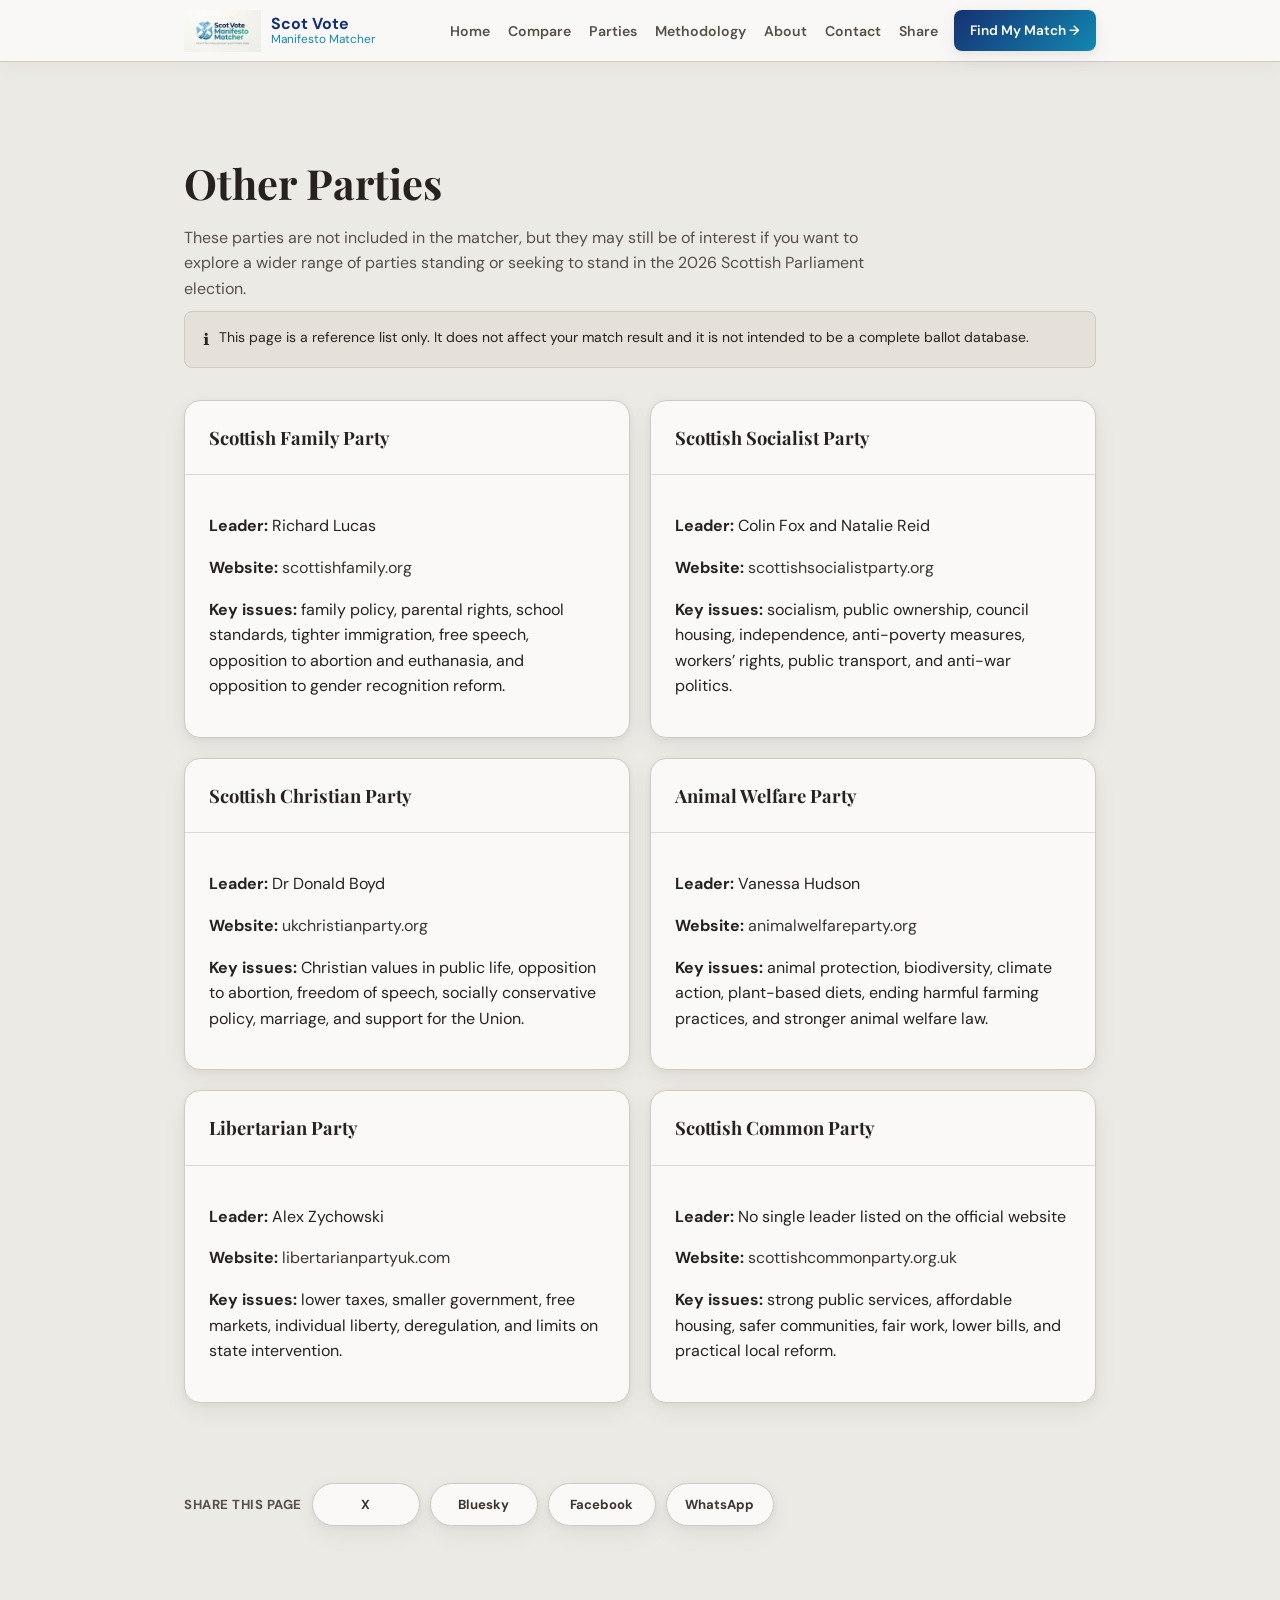
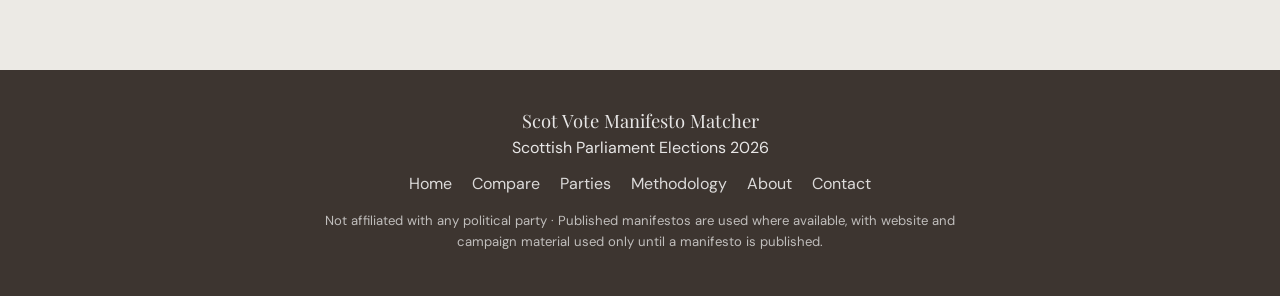
<file: other-parties.html>
<!DOCTYPE html>
<html lang="en">
<head>
  <meta charset="UTF-8">
  <meta name="viewport" content="width=device-width, initial-scale=1.0">
  <title>Other Parties – Scot Vote Manifesto Matcher</title>
  <link rel="preconnect" href="https://fonts.googleapis.com">
  <link rel="preconnect" href="https://fonts.gstatic.com" crossorigin>
  <link href="https://fonts.googleapis.com/css2?family=DM+Sans:wght@400;500;600;700&family=Playfair+Display:wght@600;700&display=swap" rel="stylesheet">
  <link rel="stylesheet" href="style.css">
</head>
<body>
  <nav class="site-nav">
    <div class="container nav-inner">
      <a href="index.html" class="nav-brand">
        <img src="logo-icon.png" alt="Scot Vote Manifesto Matcher logo" style="height:42px;width:auto;display:block">
        <div>
          <span class="nav-brand-text">Scot Vote</span>
          <span class="nav-brand-sub">Manifesto Matcher</span>
        </div>
      </a>
      <div class="nav-actions">
        <ul id="nav-links" class="nav-links"></ul>
        <a href="match.html" class="btn btn-primary btn-sm">Find My Match →</a>
      </div>
    </div>
  </nav>

  <main class="section">
    <div class="container">
      <header class="page-intro">
        <h1 class="page-title">Other Parties</h1>
        <p class="page-sub">These parties are not included in the matcher, but they may still be of interest if you want to explore a wider range of parties standing or seeking to stand in the 2026 Scottish Parliament election.</p>
      </header>

      <div class="banner banner-info mb8">
        <div class="banner-icon">ℹ️</div>
        <div>This page is a reference list only. It does not affect your match result and it is not intended to be a complete ballot database.</div>
      </div>

      <div class="split-grid">
        <article class="card"><div class="card-head"><h2 class="sh" style="font-size:1.15rem;margin:0">Scottish Family Party</h2></div><div class="card-body"><p><strong>Leader:</strong> Richard Lucas</p><p><strong>Website:</strong> <a href="https://scottishfamily.org/" target="_blank" rel="noopener">scottishfamily.org</a></p><p><strong>Key issues:</strong> family policy, parental rights, school standards, tighter immigration, free speech, opposition to abortion and euthanasia, and opposition to gender recognition reform.</p></div></article>
        <article class="card"><div class="card-head"><h2 class="sh" style="font-size:1.15rem;margin:0">Scottish Socialist Party</h2></div><div class="card-body"><p><strong>Leader:</strong> Colin Fox and Natalie Reid</p><p><strong>Website:</strong> <a href="https://scottishsocialistparty.org/" target="_blank" rel="noopener">scottishsocialistparty.org</a></p><p><strong>Key issues:</strong> socialism, public ownership, council housing, independence, anti-poverty measures, workers’ rights, public transport, and anti-war politics.</p></div></article>
        <article class="card"><div class="card-head"><h2 class="sh" style="font-size:1.15rem;margin:0">Scottish Christian Party</h2></div><div class="card-body"><p><strong>Leader:</strong> Dr Donald Boyd</p><p><strong>Website:</strong> <a href="https://ukchristianparty.org/" target="_blank" rel="noopener">ukchristianparty.org</a></p><p><strong>Key issues:</strong> Christian values in public life, opposition to abortion, freedom of speech, socially conservative policy, marriage, and support for the Union.</p></div></article>
        <article class="card"><div class="card-head"><h2 class="sh" style="font-size:1.15rem;margin:0">Animal Welfare Party</h2></div><div class="card-body"><p><strong>Leader:</strong> Vanessa Hudson</p><p><strong>Website:</strong> <a href="https://www.animalwelfareparty.org/" target="_blank" rel="noopener">animalwelfareparty.org</a></p><p><strong>Key issues:</strong> animal protection, biodiversity, climate action, plant-based diets, ending harmful farming practices, and stronger animal welfare law.</p></div></article>
        <article class="card"><div class="card-head"><h2 class="sh" style="font-size:1.15rem;margin:0">Libertarian Party</h2></div><div class="card-body"><p><strong>Leader:</strong> Alex Zychowski</p><p><strong>Website:</strong> <a href="https://libertarianpartyuk.com/" target="_blank" rel="noopener">libertarianpartyuk.com</a></p><p><strong>Key issues:</strong> lower taxes, smaller government, free markets, individual liberty, deregulation, and limits on state intervention.</p></div></article>
        <article class="card"><div class="card-head"><h2 class="sh" style="font-size:1.15rem;margin:0">Scottish Common Party</h2></div><div class="card-body"><p><strong>Leader:</strong> No single leader listed on the official website</p><p><strong>Website:</strong> <a href="https://scottishcommonparty.org.uk/" target="_blank" rel="noopener">scottishcommonparty.org.uk</a></p><p><strong>Key issues:</strong> strong public services, affordable housing, safer communities, fair work, lower bills, and practical local reform.</p></div></article>
      </div>

      <section class="section share-panel" id="share-section">
        <div data-share-mount></div>
      </section>
    </div>
  </main>

  <footer id="site-footer"></footer>

  <script src="main.js"></script>
  <script>
    initNav("");
    initFooter();
    initShareLinks();
    initShareAction();
  </script>
</body>
</html>
</file>
<file: style.css>
:root {
  --bg: #ECEAE5;
  --bg-subtle: #E2DED7;
  --surface: #FAF9F7;
  --surface-2: #F2EFE9;
  --border: #D0CAC1;
  --border-light: #DDD9D0;
  --text: #272220;
  --text-2: #565049;
  --text-muted: #98928A;
  --accent: #3D3530;
  --accent-2: #4E4438;
  --accent-light: #E5E0D8;
  --accent-text: #FFFFFF;
  --brand-blue: #143072;
  --brand-sky: #73B9E7;
  --brand-teal: #1388B1;
  --brand-mint: #31B99F;
  --ok-bg: #EAF3EC;
  --ok: #2A6844;
  --warn-bg: #F5EFE0;
  --warn: #8A6318;
  --err-bg: #F4E8E7;
  --err: #A5302A;
  --font-d: "Playfair Display", Georgia, serif;
  --font-b: "DM Sans", system-ui, sans-serif;
  --r: 8px;
  --r2: 16px;
  --sh: 0 8px 24px rgba(39, 34, 32, 0.06), 0 2px 6px rgba(39, 34, 32, 0.05);
  --sh2: 0 16px 32px rgba(39, 34, 32, 0.1), 0 6px 14px rgba(39, 34, 32, 0.08);
  --mw: 960px;
}

* {
  box-sizing: border-box;
}

html {
  scroll-behavior: smooth;
}

body {
  margin: 0;
  background: var(--bg);
  color: var(--text);
  font-family: var(--font-b);
  line-height: 1.6;
}

img {
  max-width: 100%;
}

a {
  color: var(--accent);
  text-decoration: none;
}

a:hover {
  text-decoration: underline;
}

button,
input,
select,
textarea {
  font: inherit;
}

main {
  animation: fadeUp 0.3s ease;
}

@keyframes fadeUp {
  from {
    opacity: 0;
    transform: translateY(10px);
  }
  to {
    opacity: 1;
    transform: translateY(0);
  }
}

.container {
  max-width: var(--mw);
  margin: 0 auto;
  padding: 0 24px;
}

.section {
  padding: 52px 0;
}

.sh {
  margin: 0 0 8px;
  font-family: var(--font-d);
  font-size: 1.65rem;
  font-weight: 700;
}

.sh-s {
  margin: 0;
  font-size: 0.9375rem;
  color: var(--text-2);
}

.tc {
  text-align: center;
}

.mb4 {
  margin-bottom: 16px;
}

.mb8 {
  margin-bottom: 32px;
}

.mt4 {
  margin-top: 16px;
}

.mt8 {
  margin-top: 32px;
}

.btn {
  display: inline-flex;
  align-items: center;
  justify-content: center;
  gap: 7px;
  padding: 12px 26px;
  border: 0;
  border-radius: var(--r);
  cursor: pointer;
  font-weight: 600;
  transition: transform 0.18s ease, box-shadow 0.18s ease, background 0.18s ease, color 0.18s ease, border-color 0.18s ease;
  text-decoration: none;
}

.btn:hover {
  transform: translateY(-1px);
  text-decoration: none;
}

.btn:disabled {
  cursor: not-allowed;
  opacity: 0.45;
  transform: none;
  box-shadow: none;
}

.btn-primary {
  background: linear-gradient(135deg, var(--brand-blue), var(--brand-teal));
  color: var(--accent-text);
  box-shadow: var(--sh);
}

.btn-primary:hover {
  background: linear-gradient(135deg, #10265C, #10789D);
  box-shadow: var(--sh2);
}

.btn-ghost {
  background: rgba(19, 136, 177, 0.08);
  color: var(--brand-blue);
  border: 1.5px solid rgba(19, 136, 177, 0.22);
}

.btn-outline {
  background: transparent;
  color: var(--accent);
  border: 1.5px solid var(--accent);
}

.btn-sm {
  padding: 10px 16px;
  font-size: 0.85rem;
}

.btn-lg {
  padding: 14px 28px;
  font-size: 0.98rem;
}

.card {
  background: var(--surface);
  border: 1px solid var(--border);
  border-radius: var(--r2);
  box-shadow: var(--sh);
}

.card-head,
.card-body {
  padding: 22px 24px;
}

.card-head {
  border-bottom: 1px solid var(--border-light);
}

.badge {
  display: inline-flex;
  align-items: center;
  gap: 6px;
  padding: 5px 10px;
  border-radius: 99px;
  font-size: 0.7rem;
  font-weight: 700;
  text-transform: uppercase;
  letter-spacing: 0.04em;
}

.badge-pending {
  background: var(--warn-bg);
  color: var(--warn);
}

.badge-published {
  background: var(--ok-bg);
  color: var(--ok);
}

.banner {
  display: flex;
  gap: 10px;
  align-items: flex-start;
  border-radius: var(--r);
  padding: 14px 18px;
  font-size: 0.875rem;
}

.banner-warn {
  background: var(--warn-bg);
  border: 1px solid #D4B96A;
}

.banner-info {
  background: var(--accent-light);
  border: 1px solid var(--border);
}

.banner-icon {
  font-size: 1rem;
  flex-shrink: 0;
  margin-top: 1px;
}

.site-nav {
  position: sticky;
  top: 0;
  z-index: 200;
  height: 62px;
  background: rgba(250, 249, 247, 0.94);
  border-bottom: 1px solid var(--border);
  box-shadow: 0 6px 18px rgba(39, 34, 32, 0.04);
  backdrop-filter: blur(10px);
}

.nav-inner {
  height: 100%;
  display: flex;
  align-items: center;
  justify-content: space-between;
  gap: 18px;
}

.nav-brand {
  display: inline-flex;
  align-items: center;
  gap: 10px;
  color: var(--text);
}

.nav-brand:hover {
  text-decoration: none;
}

.nav-brand-text,
.nav-brand-sub {
  display: block;
  line-height: 1.1;
}

.nav-brand-text {
  font-weight: 700;
  color: var(--brand-blue);
}

.nav-brand-sub {
  font-size: 0.74rem;
  color: var(--brand-teal);
}

.nav-links {
  display: flex;
  align-items: center;
  gap: 18px;
  list-style: none;
  margin: 0;
  padding: 0;
}

.nav-links a {
  color: var(--text-2);
  font-size: 0.88rem;
  font-weight: 600;
}

.nav-links a.active {
  color: var(--brand-blue);
}

.nav-actions {
  display: flex;
  align-items: center;
  gap: 16px;
}

.hero {
  position: relative;
  overflow: hidden;
  padding: 84px 24px 80px;
  background:
    radial-gradient(circle at top right, rgba(115, 185, 231, 0.18), transparent 34%),
    radial-gradient(circle at bottom left, rgba(49, 185, 159, 0.15), transparent 28%),
    linear-gradient(180deg, #F8F6F2 0%, #EEE9E1 100%);
}

.hero::before {
  content: "";
  position: absolute;
  top: -50%;
  right: -12%;
  width: 700px;
  height: 700px;
  border-radius: 50%;
  background: rgba(255, 255, 255, 0.03);
}

.hero::after {
  content: "";
  position: absolute;
  bottom: -55%;
  left: -8%;
  width: 450px;
  height: 450px;
  border-radius: 50%;
  background: rgba(255, 255, 255, 0.04);
}

.hero-inner {
  position: relative;
  z-index: 1;
  max-width: var(--mw);
  margin: 0 auto;
}

.hero-eye {
  display: inline-flex;
  align-items: center;
  gap: 10px;
  margin-bottom: 22px;
  color: rgba(20, 48, 114, 0.55);
  font-size: 0.7rem;
  font-weight: 700;
  letter-spacing: 0.12em;
  text-transform: uppercase;
}

.hero-eye::before {
  content: "";
  width: 28px;
  height: 2px;
  background: rgba(20, 48, 114, 0.3);
}

.hero h1 {
  max-width: 580px;
  margin: 0 0 22px;
  color: var(--accent);
  font-family: var(--font-d);
  font-size: clamp(2rem, 5vw, 3.4rem);
  line-height: 1.13;
}

.hero-sub {
  max-width: 520px;
  margin: 0 0 44px;
  color: rgba(39, 34, 32, 0.72);
  font-size: 1.05rem;
  line-height: 1.75;
}

.hero-ctas {
  display: flex;
  align-items: center;
  gap: 14px;
  flex-wrap: wrap;
}

.how-grid {
  display: grid;
  grid-template-columns: repeat(3, 1fr);
  gap: 20px;
  margin: 36px 0;
}

.how-card {
  padding: 28px 24px;
  background: var(--surface);
  border: 1px solid var(--border);
  border-radius: var(--r2);
  box-shadow: var(--sh);
}

.how-num {
  margin-bottom: 16px;
  color: var(--border);
  font-family: var(--font-d);
  font-size: 3rem;
  font-weight: 700;
  line-height: 1;
}

.how-card h3 {
  margin: 0 0 8px;
  font-size: 0.9375rem;
}

.how-card p {
  margin: 0;
  color: var(--text-2);
  font-size: 0.875rem;
  line-height: 1.65;
}

.stepper {
  display: flex;
  margin-bottom: 36px;
  padding-top: 36px;
}

.step-item {
  position: relative;
  flex: 1;
  text-align: center;
}

.step-item::after {
  content: "";
  position: absolute;
  top: 17px;
  left: 50%;
  width: 100%;
  height: 2px;
  background: var(--border);
  z-index: 0;
}

.step-item:last-child::after {
  display: none;
}

.step-circle {
  position: relative;
  z-index: 1;
  width: 34px;
  height: 34px;
  margin: 0 auto 8px;
  border: 2px solid var(--border);
  border-radius: 50%;
  background: var(--surface);
  color: var(--text-muted);
  font-size: 0.8rem;
  font-weight: 700;
  display: grid;
  place-items: center;
  transition: all 0.3s;
}

.step-item.active .step-circle {
  background: var(--accent);
  border-color: var(--accent);
  color: #fff;
}

.step-item.done .step-circle {
  background: var(--ok);
  border-color: var(--ok);
  color: #fff;
}

.step-label {
  color: var(--text-muted);
  font-size: 0.72rem;
  font-weight: 500;
}

.step-item.active .step-label {
  color: var(--accent);
  font-weight: 600;
}

.sel-counter {
  position: sticky;
  top: 74px;
  z-index: 100;
  display: flex;
  align-items: center;
  justify-content: space-between;
  gap: 12px;
  margin-bottom: 20px;
  padding: 13px 20px;
  background: var(--surface);
  border: 1px solid var(--border);
  border-radius: var(--r);
  box-shadow: var(--sh);
}

.sel-count {
  color: var(--accent);
  font-family: var(--font-d);
  font-size: 1.3rem;
  font-weight: 700;
}

.pri-grid {
  display: grid;
  grid-template-columns: repeat(auto-fill, minmax(252px, 1fr));
  gap: 11px;
  margin-bottom: 28px;
}

.pri-card {
  position: relative;
  padding: 16px;
  border: 2px solid var(--border-light);
  border-radius: var(--r);
  background: var(--surface);
  cursor: pointer;
  transition: all 0.18s;
}

.pri-card:hover {
  border-color: var(--accent);
  box-shadow: 0 0 0 3px var(--accent-light);
}

.pri-card.picked {
  border-color: var(--accent);
  background: var(--accent-light);
}

.pri-card.picked .pri-icon {
  background: var(--accent);
}

.pri-card.picked .pri-name {
  color: var(--accent);
}

.pri-tick {
  position: absolute;
  top: 11px;
  right: 11px;
  width: 20px;
  height: 20px;
  display: grid;
  place-items: center;
  border: 2px solid var(--border);
  border-radius: 50%;
  background: var(--surface);
}

.pri-card.picked .pri-tick {
  border-color: var(--accent);
  background: var(--accent);
}

.pri-icon {
  width: 38px;
  height: 38px;
  display: grid;
  place-items: center;
  margin-bottom: 9px;
  border-radius: 9px;
  background: var(--bg-subtle);
  font-size: 1.2rem;
}

.pri-card.picked .pri-icon {
  color: #fff;
}

.pri-name {
  margin-bottom: 3px;
  font-size: 0.875rem;
  font-weight: 600;
}

.pri-desc {
  color: var(--text-2);
  font-size: 0.755rem;
  line-height: 1.4;
}

.pos-row {
  padding: 20px 0;
  border-bottom: 1px solid var(--border-light);
}

.pos-row:last-child {
  border-bottom: none;
}

.pos-title {
  display: flex;
  align-items: center;
  gap: 9px;
  margin-bottom: 6px;
  font-size: 0.9375rem;
  font-weight: 600;
}

.pos-desc {
  margin-bottom: 12px;
  color: var(--text-muted);
  font-size: 0.78rem;
}

.dir-btns {
  display: flex;
  gap: 8px;
  margin-bottom: 12px;
}

.dir-btn {
  flex: 1;
  padding: 10px;
  border: 2px solid var(--border);
  border-radius: var(--r);
  background: var(--surface);
  cursor: pointer;
  font-size: 0.8rem;
  font-weight: 600;
  transition: all 0.18s;
}

.dir-btn:hover {
  border-color: var(--accent);
  color: var(--accent);
}

.dir-btn.d-sup {
  background: var(--ok-bg);
  border-color: var(--ok);
  color: var(--ok);
}

.dir-btn.d-neut {
  background: var(--ok-bg);
  border-color: var(--ok);
  color: var(--ok);
}

.dir-btn.d-opp {
  background: var(--ok-bg);
  border-color: var(--ok);
  color: var(--ok);
}

.str-row {
  display: flex;
  align-items: center;
  gap: 10px;
  flex-wrap: wrap;
}

.str-label {
  white-space: nowrap;
  color: var(--text-muted);
  font-size: 0.72rem;
}

.str-dots {
  display: flex;
  gap: 5px;
}

.str-dot {
  width: 28px;
  height: 28px;
  border: 2px solid var(--border);
  border-radius: 50%;
  background: var(--surface);
  color: var(--text-muted);
  cursor: pointer;
  font-size: 0.72rem;
  font-weight: 700;
}

.str-dot:hover {
  border-color: var(--accent);
  color: var(--accent);
}

.str-dot.active {
  background: var(--accent);
  border-color: var(--accent);
  color: #fff;
}

.res-head {
  padding: 44px 0 32px;
  text-align: center;
}

.res-card {
  margin-bottom: 14px;
  overflow: hidden;
  background: var(--surface);
  border: 1px solid var(--border);
  border-radius: var(--r2);
  box-shadow: var(--sh);
  transition: box-shadow 0.2s;
}

.res-card:hover {
  box-shadow: var(--sh2);
}

.res-card.gold {
  border-color: #B89830;
  box-shadow: 0 2px 14px rgba(184, 152, 48, 0.15);
}

.res-card.silver {
  border-color: #9A9A9A;
}

.res-card.bronze {
  border-color: #A07840;
}

.res-top {
  display: flex;
  align-items: center;
  gap: 16px;
  padding: 20px 24px;
}

.res-rank {
  min-width: 44px;
  color: var(--text-muted);
  font-family: var(--font-d);
  font-size: 2rem;
  font-weight: 700;
  text-align: center;
}

.res-card.gold .res-rank {
  color: #B89830;
}

.res-card.silver .res-rank {
  color: #888;
}

.res-card.bronze .res-rank {
  color: #A07840;
}

.res-party {
  flex: 1;
}

.res-name {
  display: flex;
  align-items: center;
  flex-wrap: wrap;
  gap: 8px;
  font-size: 1rem;
  font-weight: 700;
}

.res-lead {
  margin-top: 2px;
  color: var(--text-muted);
  font-size: 0.78rem;
}

.res-score-box {
  text-align: right;
}

.res-score {
  color: var(--accent);
  font-family: var(--font-d);
  font-size: 2.1rem;
  font-weight: 700;
  line-height: 1;
}

.res-score-lbl {
  color: var(--text-muted);
  font-size: 0.68rem;
  text-transform: uppercase;
  letter-spacing: 0.07em;
}

.res-bar {
  height: 5px;
  background: var(--bg-subtle);
}

.res-fill {
  height: 100%;
  background: var(--accent);
  transition: width 0.9s cubic-bezier(0.4, 0, 0.2, 1);
}

.res-card.gold .res-fill {
  background: linear-gradient(90deg, #3D3530, #6B5C50);
}

.res-detail {
  display: none;
  padding: 16px 24px 22px;
  border-top: 1px solid var(--border-light);
}

.res-detail.open {
  display: block;
}

.source-tag {
  display: inline-flex;
  align-items: center;
  gap: 4px;
  margin-left: 8px;
  padding: 2px 8px;
  border-radius: 4px;
  vertical-align: middle;
  font-size: 0.65rem;
  font-weight: 700;
  text-transform: uppercase;
  letter-spacing: 0.06em;
}

.source-manifesto {
  background: var(--ok-bg);
  color: var(--ok);
}

.source-website {
  background: var(--bg-subtle);
  color: var(--text-muted);
}

.discrepancy-block {
  margin-top: 14px;
  padding: 13px 16px;
  border: 1px solid #E8D48B;
  border-radius: var(--r);
  background: #FDF8EC;
}

.discrepancy-block .disc-title {
  display: flex;
  gap: 6px;
  margin-bottom: 10px;
  color: #8A6318;
  font-size: 0.72rem;
  font-weight: 800;
  text-transform: uppercase;
  letter-spacing: 0.08em;
}

.disc-row {
  display: flex;
  align-items: flex-start;
  gap: 8px;
  margin-bottom: 8px;
  font-size: 0.8125rem;
  line-height: 1.4;
}

.disc-topic {
  min-width: 140px;
  font-weight: 600;
}

.disc-detail {
  color: var(--text-2);
  font-size: 0.775rem;
}

.disc-arrow {
  margin: 0 3px;
  color: var(--text-muted);
}

.expand-btn {
  display: block;
  width: 100%;
  padding: 11px 24px;
  background: none;
  border: none;
  border-top: 1px solid var(--border-light);
  color: var(--accent);
  cursor: pointer;
  font-family: var(--font-b);
  font-size: 0.8125rem;
  font-weight: 600;
  text-align: left;
}

.expand-btn:hover {
  background: var(--accent-light);
}

.detail-section-title {
  margin: 16px 0 10px;
  font-size: 0.72rem;
  font-weight: 800;
  text-transform: uppercase;
  letter-spacing: 0.08em;
}

.detail-row {
  display: flex;
  align-items: center;
  gap: 10px;
  margin-bottom: 7px;
  font-size: 0.875rem;
}

.detail-row .dr-name {
  flex: 1;
  font-weight: 500;
}

.detail-row .dr-meta {
  color: var(--text-muted);
  font-size: 0.72rem;
}

.pty-table {
  width: 100%;
  overflow: hidden;
  border: 1px solid var(--border);
  border-radius: var(--r2);
  border-collapse: collapse;
  background: var(--surface);
  box-shadow: var(--sh);
}

.pty-table th {
  padding: 13px 20px;
  border-bottom: 1px solid var(--border);
  background: var(--surface-2);
  color: var(--text-muted);
  font-size: 0.7rem;
  font-weight: 800;
  letter-spacing: 0.08em;
  text-align: left;
  text-transform: uppercase;
}

.pty-table td {
  padding: 15px 20px;
  border-bottom: 1px solid var(--border-light);
  vertical-align: middle;
  font-size: 0.875rem;
}

.pty-table tr:last-child td {
  border-bottom: none;
}

.pty-table tbody tr:hover td {
  background: var(--bg-subtle);
}

.meth-card {
  margin-bottom: 14px;
  padding: 28px;
  background: var(--surface);
  border: 1px solid var(--border);
  border-radius: var(--r2);
}

.meth-card h3 {
  margin: 0 0 10px;
  font-family: var(--font-d);
  font-size: 1.1rem;
}

.meth-card p {
  color: var(--text-2);
  font-size: 0.9rem;
  line-height: 1.75;
}

.formula {
  margin: 13px 0;
  padding: 16px 20px;
  border: 1px solid var(--border);
  border-radius: var(--r);
  background: var(--bg-subtle);
  font-family: "Courier New", monospace;
  font-size: 0.85rem;
  line-height: 2.1;
  white-space: pre-wrap;
}

.form-group {
  margin-bottom: 20px;
}

.form-label {
  display: block;
  margin-bottom: 6px;
  color: var(--text);
  font-size: 0.875rem;
  font-weight: 600;
}

.form-input,
.form-textarea,
.form-select {
  width: 100%;
  padding: 11px 15px;
  border: 1.5px solid var(--border);
  border-radius: var(--r);
  background: var(--surface);
  color: var(--text);
  font-family: var(--font-b);
  font-size: 0.9375rem;
  transition: border 0.18s ease, box-shadow 0.18s ease;
}

.form-input:focus,
.form-textarea:focus,
.form-select:focus {
  outline: none;
  border-color: var(--accent);
  box-shadow: 0 0 0 3px var(--accent-light);
}

.form-textarea {
  min-height: 140px;
  resize: vertical;
}

.form-hint {
  margin-top: 5px;
  color: var(--text-muted);
  font-size: 0.78rem;
}

.footer {
  margin-top: 40px;
  padding: 36px 0 44px;
  background: var(--accent);
  color: rgba(255, 255, 255, 0.88);
}

.footer a {
  color: rgba(255, 255, 255, 0.82);
}

.footer-links {
  display: flex;
  justify-content: center;
  gap: 20px;
  margin-top: 10px;
  flex-wrap: wrap;
}

.footer-title {
  font-family: var(--font-d);
  font-size: 1.15rem;
}

.footer-copy {
  max-width: 680px;
  margin: 14px auto 0;
  color: rgba(255, 255, 255, 0.68);
  font-size: 0.82rem;
  text-align: center;
}

.party-grid {
  display: grid;
  grid-template-columns: repeat(auto-fill, minmax(250px, 1fr));
  gap: 16px;
}

.party-card {
  padding: 20px;
}

.party-card-head {
  display: flex;
  align-items: center;
  gap: 12px;
  margin-bottom: 12px;
}

.party-logo-box {
  display: inline-flex;
  align-items: center;
  justify-content: center;
  flex-shrink: 0;
  overflow: hidden;
  background: #fff;
  border: 1px solid var(--border-light);
  border-radius: 10px;
  box-shadow: 0 6px 18px rgba(39, 34, 32, 0.06);
}

.party-logo-box-lg {
  width: 72px;
  height: 48px;
  padding: 6px;
}

.party-logo-box-sm {
  width: 52px;
  height: 34px;
  padding: 4px;
  border-radius: 8px;
}

.party-logo {
  display: block;
  max-width: 100%;
  max-height: 100%;
  width: auto;
  height: auto;
  object-fit: contain;
}

.party-logo-lg {
  max-width: 60px;
  max-height: 36px;
}

.party-logo-sm {
  max-width: 44px;
  max-height: 24px;
}

.party-card-name {
  font-weight: 700;
}

.party-card-meta {
  color: var(--text-2);
  font-size: 0.84rem;
}

.page-intro {
  padding: 36px 0 10px;
}

.page-title {
  margin: 0 0 8px;
  font-family: var(--font-d);
  font-size: clamp(1.8rem, 4vw, 2.6rem);
}

.page-sub {
  max-width: 680px;
  margin: 0;
  color: var(--text-2);
}

.split-grid {
  display: grid;
  grid-template-columns: 1fr 1fr;
  gap: 20px;
}

.contact-grid {
  display: grid;
  grid-template-columns: 1fr 1fr;
  gap: 28px;
  align-items: start;
}

.contact-side-stack {
  display: grid;
  gap: 20px;
}

.reason-list {
  display: grid;
  gap: 14px;
}

.reason-item {
  display: flex;
  gap: 12px;
  align-items: flex-start;
}

.mono-link {
  word-break: break-all;
}

.page-tools {
  display: flex;
  justify-content: flex-end;
  margin: 10px 0 20px;
}

.page-share-link {
  color: var(--brand-blue);
  font-size: 0.82rem;
  font-weight: 700;
  letter-spacing: 0.04em;
  text-transform: uppercase;
}

.share-panel {
  margin-top: 28px;
}

.share-bar {
  display: flex;
  align-items: center;
  gap: 10px;
  flex-wrap: wrap;
}

.share-label {
  color: var(--text-2);
  font-size: 0.82rem;
  font-weight: 700;
  letter-spacing: 0.04em;
  text-transform: uppercase;
}

.share-btn {
  display: inline-flex;
  align-items: center;
  justify-content: center;
  min-width: 108px;
  padding: 10px 14px;
  border: 1px solid var(--border);
  border-radius: 999px;
  background: var(--surface);
  color: var(--accent);
  font-size: 0.82rem;
  font-weight: 700;
  text-decoration: none;
  box-shadow: var(--sh);
  transition: transform 0.18s ease, box-shadow 0.18s ease, border-color 0.18s ease;
}

.share-btn:hover {
  transform: translateY(-1px);
  border-color: var(--accent);
  box-shadow: var(--sh2);
  text-decoration: none;
}

.copy-toast {
  position: fixed;
  right: 20px;
  bottom: 20px;
  z-index: 400;
  padding: 12px 16px;
  border: 1px solid var(--border);
  border-radius: var(--r);
  background: var(--surface);
  color: var(--text);
  box-shadow: var(--sh2);
  font-size: 0.88rem;
  opacity: 0;
  pointer-events: none;
  transform: translateY(8px);
  transition: opacity 0.18s ease, transform 0.18s ease;
}

.copy-toast.show {
  opacity: 1;
  transform: translateY(0);
}

@media (max-width: 768px) {
  .split-grid,
  .contact-grid,
  .how-grid {
    grid-template-columns: 1fr;
  }

  .res-top {
    align-items: flex-start;
    flex-wrap: wrap;
  }

  .res-score-box {
    width: 100%;
    text-align: left;
  }
}

@media (max-width: 640px) {
  .how-grid {
    grid-template-columns: 1fr;
  }

  .pri-grid {
    grid-template-columns: 1fr 1fr;
  }

  .nav-links,
  .btn-ghost {
    display: none;
  }

  .hero h1 {
    font-size: 1.8rem;
  }

  .res-score {
    font-size: 1.6rem;
  }

  .dir-btns {
    flex-direction: column;
  }

  .sel-counter {
    flex-direction: column;
    align-items: flex-start;
  }

  .contact-grid {
    grid-template-columns: 1fr;
  }
}
</file>
